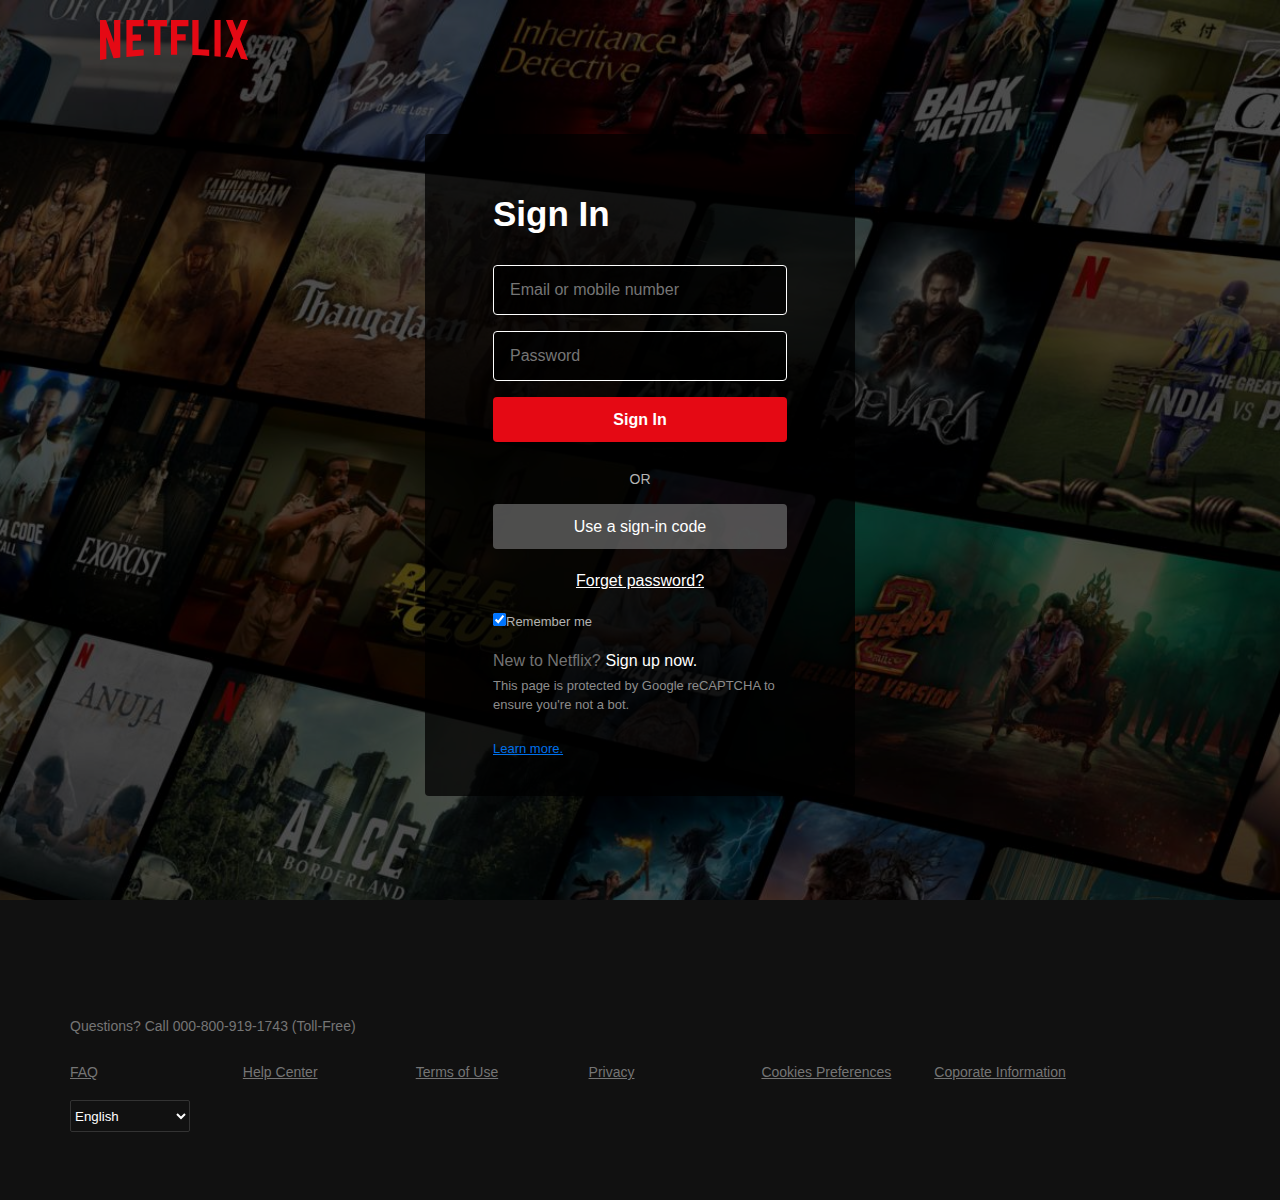
<file: index.html>
<!DOCTYPE html>
<html lang="en">

<head>
    <meta charset="UTF-8">
    <meta name="viewport" content="width=device-width, initial-scale=1.0">
    <title>Netflix</title>
    <link rel="stylesheet" href="style.css">
    <link rel="website icon" type="webp" href="netflix_logo_icon_170919.webp">
</head>

<body>
    <div class="blur">
        <header>
            <svg viewBox="0 0 111 30" version="1.1" xmlns="http://www.w3.org/2000/svg"
                xmlns:xlink="http://www.w3.org/1999/xlink" aria-hidden="true" role="img"
                class="default-ltr-cache-1d568uk ev1dnif2">
                <g>
                    <path
                        d="M105.06233,14.2806261 L110.999156,30 C109.249227,29.7497422 107.500234,29.4366857 105.718437,29.1554972 L102.374168,20.4686475 L98.9371075,28.4375293 C97.2499766,28.1563408 95.5928391,28.061674 93.9057081,27.8432843 L99.9372012,14.0931671 L94.4680851,-5.68434189e-14 L99.5313525,-5.68434189e-14 L102.593495,7.87421502 L105.874965,-5.68434189e-14 L110.999156,-5.68434189e-14 L105.06233,14.2806261 Z M90.4686475,-5.68434189e-14 L85.8749649,-5.68434189e-14 L85.8749649,27.2499766 C87.3746368,27.3437061 88.9371075,27.4055675 90.4686475,27.5930265 L90.4686475,-5.68434189e-14 Z M81.9055207,26.93692 C77.7186241,26.6557316 73.5307901,26.4064111 69.250164,26.3117443 L69.250164,-5.68434189e-14 L73.9366389,-5.68434189e-14 L73.9366389,21.8745899 C76.6248008,21.9373887 79.3120255,22.1557784 81.9055207,22.2804387 L81.9055207,26.93692 Z M64.2496954,10.6561065 L64.2496954,15.3435186 L57.8442216,15.3435186 L57.8442216,25.9996251 L53.2186709,25.9996251 L53.2186709,-5.68434189e-14 L66.3436123,-5.68434189e-14 L66.3436123,4.68741213 L57.8442216,4.68741213 L57.8442216,10.6561065 L64.2496954,10.6561065 Z M45.3435186,4.68741213 L45.3435186,26.2498828 C43.7810479,26.2498828 42.1876465,26.2498828 40.6561065,26.3117443 L40.6561065,4.68741213 L35.8121661,4.68741213 L35.8121661,-5.68434189e-14 L50.2183897,-5.68434189e-14 L50.2183897,4.68741213 L45.3435186,4.68741213 Z M30.749836,15.5928391 C28.687787,15.5928391 26.2498828,15.5928391 24.4999531,15.6875059 L24.4999531,22.6562939 C27.2499766,22.4678976 30,22.2495079 32.7809542,22.1557784 L32.7809542,26.6557316 L19.812541,27.6876933 L19.812541,-5.68434189e-14 L32.7809542,-5.68434189e-14 L32.7809542,4.68741213 L24.4999531,4.68741213 L24.4999531,10.9991564 C26.3126816,10.9991564 29.0936358,10.9054269 30.749836,10.9054269 L30.749836,15.5928391 Z M4.78114163,12.9684132 L4.78114163,29.3429562 C3.09401069,29.5313525 1.59340144,29.7497422 0,30 L0,-5.68434189e-14 L4.4690224,-5.68434189e-14 L10.562377,17.0315868 L10.562377,-5.68434189e-14 L15.2497891,-5.68434189e-14 L15.2497891,28.061674 C13.5935889,28.3437998 11.906458,28.4375293 10.1246602,28.6868498 L4.78114163,12.9684132 Z">
                    </path>
                </g>
            </svg>
        </header>
        <div class="box">
            <h1>Sign In</h1>
            <form action="main.html">
                <input required class="option" type="email tel" placeholder="Email or mobile number">
                <input required class="option pass" type="password" placeholder="Password" minlength="8">
                <p class="signin-code matter">Message and data rates may apply</p><br>
                <button type="submit" class="button">Sign In</button>
            </form>
            <div class="or">OR</div>
            <button class="signin">Use a sign-in code</button>
            <a href="forgetpassword.html" class="Forget">Forget password?</a>
            <div class="checkbox"> <input type="checkbox" checked>Remember me</div>
            <p><span class="span">New to Netflix?</span><a href="signup.html" class="signup">Sign up now.</a></p>
            <div class="info">
                <p class="info">This page is protected by Google reCAPTCHA to ensure you're not a bot.</p>
            </div>
            <a class="learnmore">Learn more.</a>
            <p id="learn" class="learn">The information collected by Google reCAPTCHA is subject to the Google Privacy
                Policy and Terms of Service, and is used for providing, maintaining, and improving the reCAPTCHA service
                and for general security purposes (it is not used for personalised advertising by Google)</p>
        </div>
    </div>
    <footer>
        <div class="para">
            Questions? Call <span>000-800-919-1743 (Toll-Free)</span>
        </div>
        <div class="list">
            <ul>
                <li>FAQ</li>
                <li>Help Center</li>
                <li>Terms of Use</li>
                <li>Privacy</li>
                <li>Cookies Preferences</li>
                <li>Coporate Information</li>
            </ul>
        </div>
        </div>
        <select>
            <option>English</option>
            <option>हिन्दी</option>
        </select>
    </footer>
    <script src="script.js"></script>
</body>

</html>
</file>
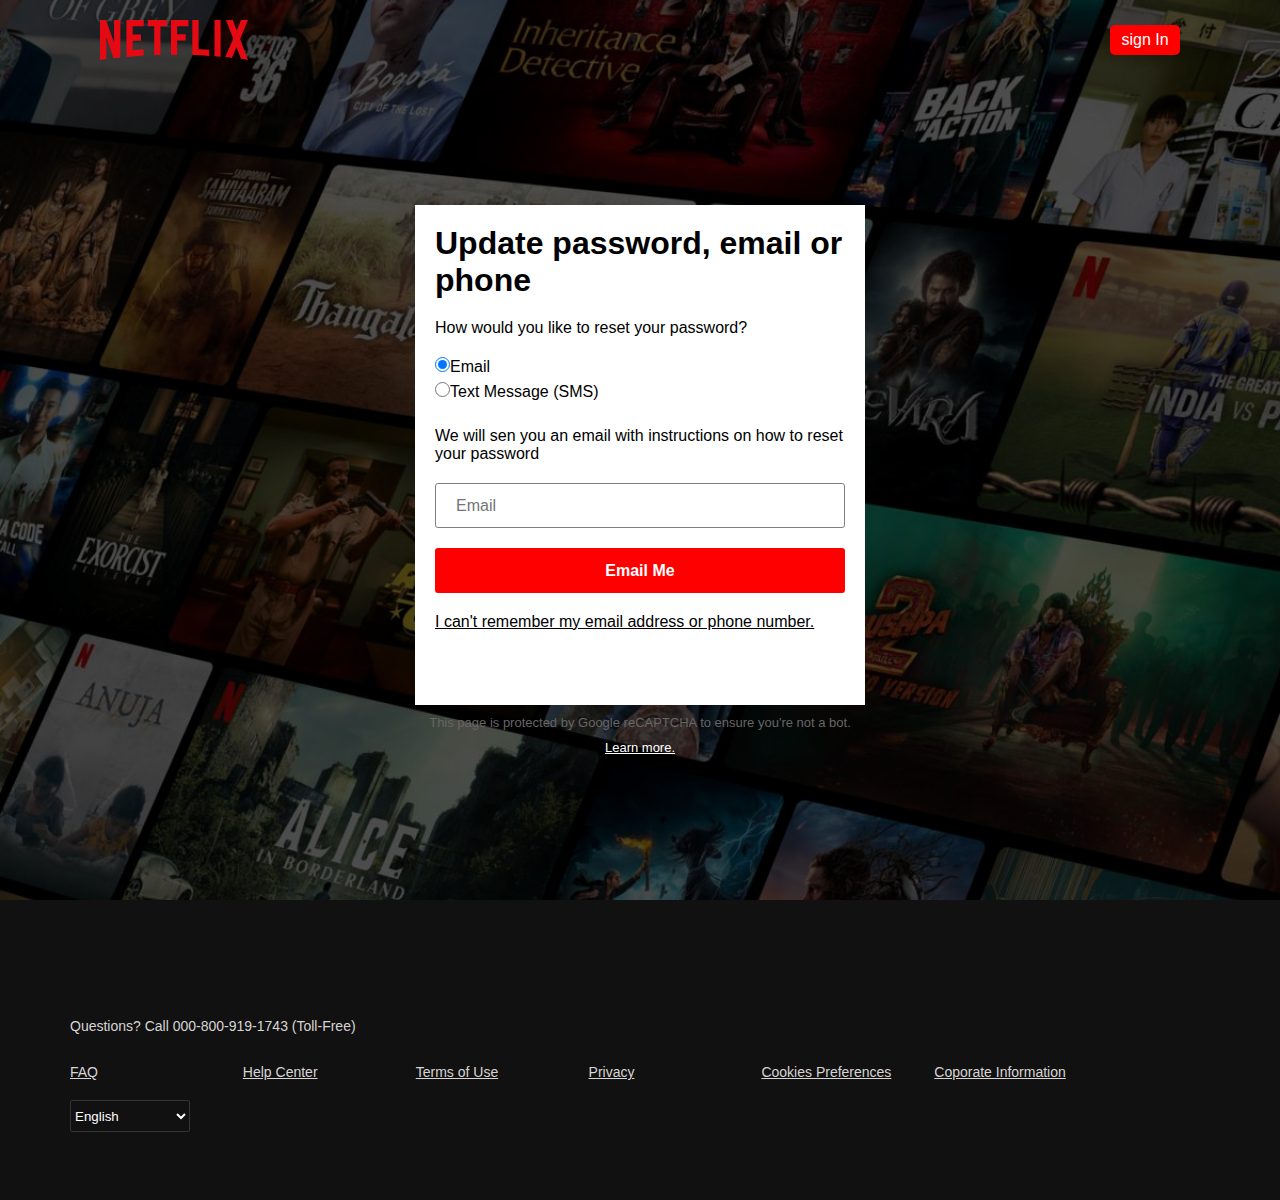
<file: forgetpassword.html>
<!DOCTYPE html>
<html lang="en">

<head>
    <meta charset="UTF-8">
    <meta name="viewport" content="width=device-width, initial-scale=1.0">
    <title>Netflix</title>
    <link rel="stylesheet" href="forgetstyle.css">
    <link rel="website icon" type="webp" href="netflix_logo_icon_170919.webp">
</head>

<body>
    <div class="blur">
        <header>
            <svg viewBox="0 0 111 30" version="1.1" xmlns="http://www.w3.org/2000/svg"
                xmlns:xlink="http://www.w3.org/1999/xlink" aria-hidden="true" role="img"
                class="default-ltr-cache-1d568uk ev1dnif2">
                <g>
                    <path
                        d="M105.06233,14.2806261 L110.999156,30 C109.249227,29.7497422 107.500234,29.4366857 105.718437,29.1554972 L102.374168,20.4686475 L98.9371075,28.4375293 C97.2499766,28.1563408 95.5928391,28.061674 93.9057081,27.8432843 L99.9372012,14.0931671 L94.4680851,-5.68434189e-14 L99.5313525,-5.68434189e-14 L102.593495,7.87421502 L105.874965,-5.68434189e-14 L110.999156,-5.68434189e-14 L105.06233,14.2806261 Z M90.4686475,-5.68434189e-14 L85.8749649,-5.68434189e-14 L85.8749649,27.2499766 C87.3746368,27.3437061 88.9371075,27.4055675 90.4686475,27.5930265 L90.4686475,-5.68434189e-14 Z M81.9055207,26.93692 C77.7186241,26.6557316 73.5307901,26.4064111 69.250164,26.3117443 L69.250164,-5.68434189e-14 L73.9366389,-5.68434189e-14 L73.9366389,21.8745899 C76.6248008,21.9373887 79.3120255,22.1557784 81.9055207,22.2804387 L81.9055207,26.93692 Z M64.2496954,10.6561065 L64.2496954,15.3435186 L57.8442216,15.3435186 L57.8442216,25.9996251 L53.2186709,25.9996251 L53.2186709,-5.68434189e-14 L66.3436123,-5.68434189e-14 L66.3436123,4.68741213 L57.8442216,4.68741213 L57.8442216,10.6561065 L64.2496954,10.6561065 Z M45.3435186,4.68741213 L45.3435186,26.2498828 C43.7810479,26.2498828 42.1876465,26.2498828 40.6561065,26.3117443 L40.6561065,4.68741213 L35.8121661,4.68741213 L35.8121661,-5.68434189e-14 L50.2183897,-5.68434189e-14 L50.2183897,4.68741213 L45.3435186,4.68741213 Z M30.749836,15.5928391 C28.687787,15.5928391 26.2498828,15.5928391 24.4999531,15.6875059 L24.4999531,22.6562939 C27.2499766,22.4678976 30,22.2495079 32.7809542,22.1557784 L32.7809542,26.6557316 L19.812541,27.6876933 L19.812541,-5.68434189e-14 L32.7809542,-5.68434189e-14 L32.7809542,4.68741213 L24.4999531,4.68741213 L24.4999531,10.9991564 C26.3126816,10.9991564 29.0936358,10.9054269 30.749836,10.9054269 L30.749836,15.5928391 Z M4.78114163,12.9684132 L4.78114163,29.3429562 C3.09401069,29.5313525 1.59340144,29.7497422 0,30 L0,-5.68434189e-14 L4.4690224,-5.68434189e-14 L10.562377,17.0315868 L10.562377,-5.68434189e-14 L15.2497891,-5.68434189e-14 L15.2497891,28.061674 C13.5935889,28.3437998 11.906458,28.4375293 10.1246602,28.6868498 L4.78114163,12.9684132 Z">
                    </path>
                </g>
            </svg>
            <button class="signinbtn"><a href="index.html">sign In</a></button>
        </header>
        <div class="container">
            <h2 class="update">Update password, email or phone</h2>
            <p class="text">How would you like to reset your password?</p>
            <form class="radio">
                <p><input type="radio" name="radio" checked>Email</p>
                <p><input type="radio" name="radio">Text Message (SMS)</p>
            </form>
            <p class="para">We will sen you an email with instructions on how to reset your password</p>
            <input class="email first" type="email" placeholder="Email">
            <input type="text" placeholder="First name on account" class="email first-name">
            <input type="text" placeholder="Last name on account" class="email last-name">
            <input type="text" placeholder="Credit or debit card number on file" class="email card-number">
            <button class="mail">Email Me</button>
            <p class="design">
                <button class="find-acc">Find Account</button>
                <button class="cancel-design">Cancel</button>
            </p>
            <p class="para-text">I can't remember my email address or phone number.</p>
        </div>
        <p id="para">This page is protected by Google reCAPTCHA to ensure you're not a bot.</p>
        <a class="learnmore">Learn more.</a>
        <p id="learn" class="learn">The information collected by Google reCAPTCHA is subject to the Google Privacy
            Policy and Terms of Service, and is used for providing, maintaining, and improving the reCAPTCHA service and
            for general security purposes (it is not used for personalised advertising by Google)</p>
    </div>
    <footer>
        <div class="para">
            Questions? Call <span>000-800-919-1743 (Toll-Free)</span>
        </div>
        <div class="list">
            <ul>
                <li>FAQ</li>
                <li>Help Center</li>
                <li>Terms of Use</li>
                <li>Privacy</li>
                <li>Cookies Preferences</li>
                <li>Coporate Information</li>
            </ul>
        </div>
        </div>
        <select>
            <option>English</option>
            <option>हिन्दी</option>
        </select>
    </footer>
    <script src="script.js" defer></script>
    <script src="forget.js" defer></script>
</body>

</html>
</file>
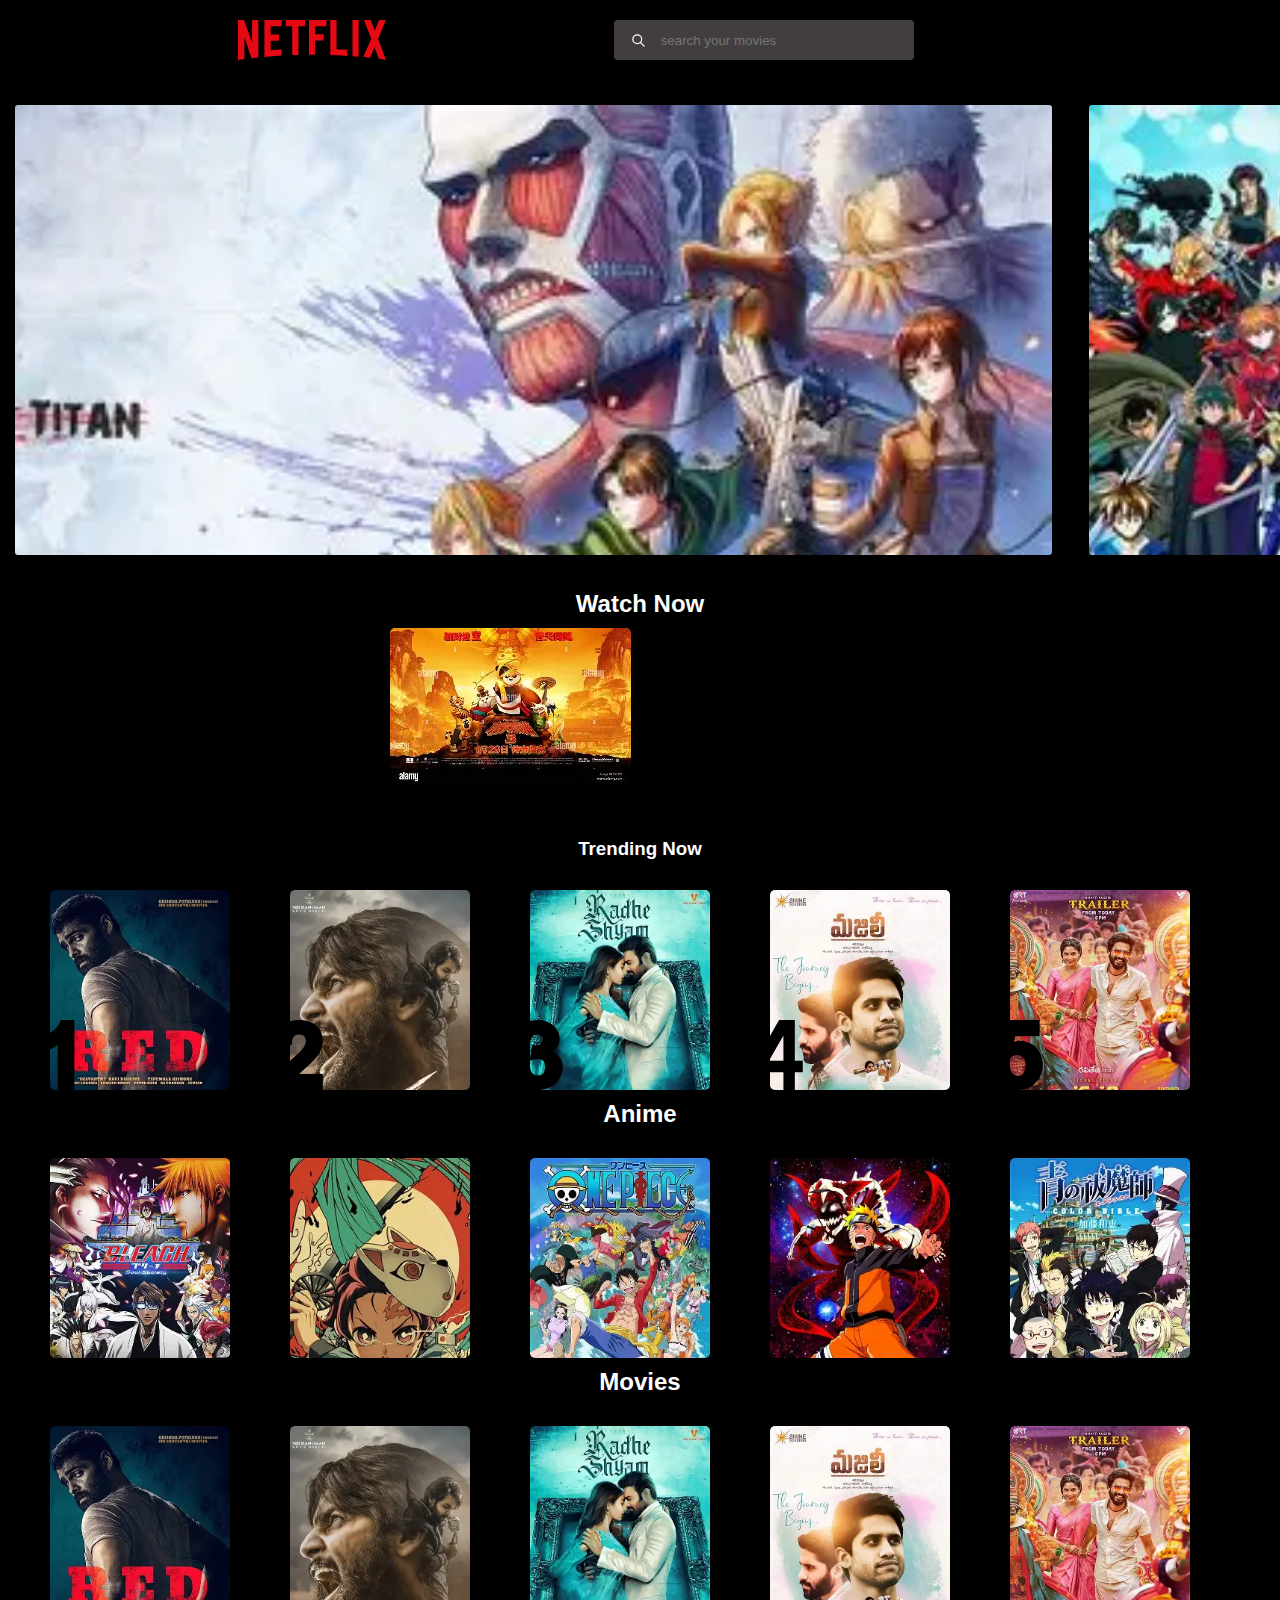
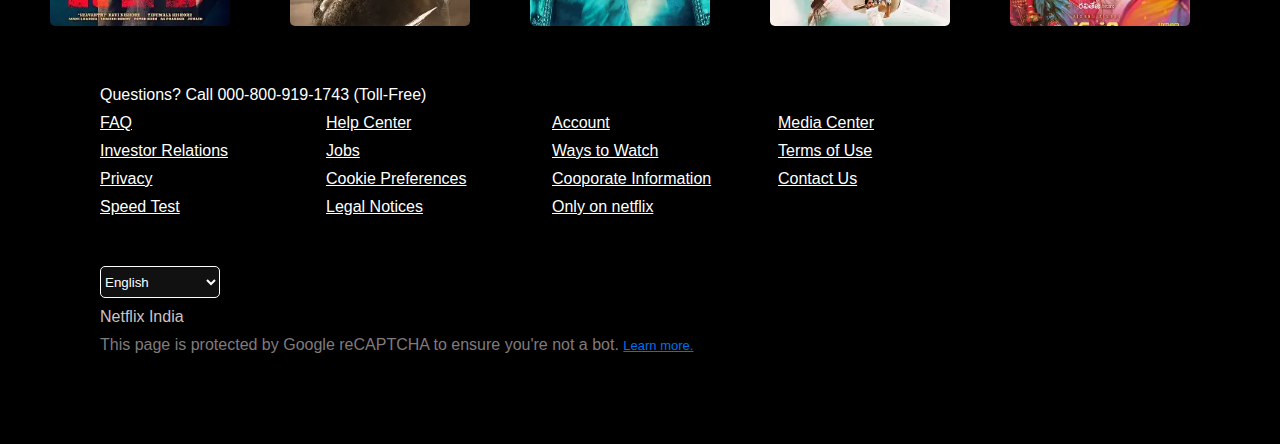
<file: main.html>
<!DOCTYPE html>
<html lang="en">

<head>
    <meta charset="UTF-8">
    <meta name="viewport" content="width=device-width, initial-scale=1.0">
    <title>Netflix</title>
    <link rel="stylesheet" href="main.css">
    <link rel="website icon" type="webp" href="netflix_logo_icon_170919.webp">
</head>

<body>
    <header>
        <svg viewBox="0 0 111 30" version="1.1" xmlns="http://www.w3.org/2000/svg"
            xmlns:xlink="http://www.w3.org/1999/xlink" aria-hidden="true" role="img"
            class="default-ltr-cache-1d568uk ev1dnif2">
            <g>
                <path
                    d="M105.06233,14.2806261 L110.999156,30 C109.249227,29.7497422 107.500234,29.4366857 105.718437,29.1554972 L102.374168,20.4686475 L98.9371075,28.4375293 C97.2499766,28.1563408 95.5928391,28.061674 93.9057081,27.8432843 L99.9372012,14.0931671 L94.4680851,-5.68434189e-14 L99.5313525,-5.68434189e-14 L102.593495,7.87421502 L105.874965,-5.68434189e-14 L110.999156,-5.68434189e-14 L105.06233,14.2806261 Z M90.4686475,-5.68434189e-14 L85.8749649,-5.68434189e-14 L85.8749649,27.2499766 C87.3746368,27.3437061 88.9371075,27.4055675 90.4686475,27.5930265 L90.4686475,-5.68434189e-14 Z M81.9055207,26.93692 C77.7186241,26.6557316 73.5307901,26.4064111 69.250164,26.3117443 L69.250164,-5.68434189e-14 L73.9366389,-5.68434189e-14 L73.9366389,21.8745899 C76.6248008,21.9373887 79.3120255,22.1557784 81.9055207,22.2804387 L81.9055207,26.93692 Z M64.2496954,10.6561065 L64.2496954,15.3435186 L57.8442216,15.3435186 L57.8442216,25.9996251 L53.2186709,25.9996251 L53.2186709,-5.68434189e-14 L66.3436123,-5.68434189e-14 L66.3436123,4.68741213 L57.8442216,4.68741213 L57.8442216,10.6561065 L64.2496954,10.6561065 Z M45.3435186,4.68741213 L45.3435186,26.2498828 C43.7810479,26.2498828 42.1876465,26.2498828 40.6561065,26.3117443 L40.6561065,4.68741213 L35.8121661,4.68741213 L35.8121661,-5.68434189e-14 L50.2183897,-5.68434189e-14 L50.2183897,4.68741213 L45.3435186,4.68741213 Z M30.749836,15.5928391 C28.687787,15.5928391 26.2498828,15.5928391 24.4999531,15.6875059 L24.4999531,22.6562939 C27.2499766,22.4678976 30,22.2495079 32.7809542,22.1557784 L32.7809542,26.6557316 L19.812541,27.6876933 L19.812541,-5.68434189e-14 L32.7809542,-5.68434189e-14 L32.7809542,4.68741213 L24.4999531,4.68741213 L24.4999531,10.9991564 C26.3126816,10.9991564 29.0936358,10.9054269 30.749836,10.9054269 L30.749836,15.5928391 Z M4.78114163,12.9684132 L4.78114163,29.3429562 C3.09401069,29.5313525 1.59340144,29.7497422 0,30 L0,-5.68434189e-14 L4.4690224,-5.68434189e-14 L10.562377,17.0315868 L10.562377,-5.68434189e-14 L15.2497891,-5.68434189e-14 L15.2497891,28.061674 C13.5935889,28.3437998 11.906458,28.4375293 10.1246602,28.6868498 L4.78114163,12.9684132 Z">
                </path>
            </g>
        </svg>
        <form class="form">
            <label for="search">
                <input required="" autocomplete="off" placeholder="search your movies" id="search" type="text">
                <div class="icon">
                    <svg stroke-width="2" stroke="currentColor" viewBox="0 0 24 24" fill="none"
                        xmlns="http://www.w3.org/2000/svg" class="swap-on">
                        <path d="M21 21l-6-6m2-5a7 7 0 11-14 0 7 7 0 0114 0z" stroke-linejoin="round"
                            stroke-linecap="round"></path>
                    </svg>
                    <svg stroke-width="2" stroke="currentColor" viewBox="0 0 24 24" fill="none"
                        xmlns="http://www.w3.org/2000/svg" class="swap-off">
                        <path d="M10 19l-7-7m0 0l7-7m-7 7h18" stroke-linejoin="round" stroke-linecap="round"></path>
                    </svg>
                </div>
                <button type="reset" class="close-btn">
                    <svg viewBox="0 0 20 20" class="h-5 w-5" xmlns="http://www.w3.org/2000/svg">
                        <path clip-rule="evenodd"
                            d="M4.293 4.293a1 1 0 011.414 0L10 8.586l4.293-4.293a1 1 0 111.414 1.414L11.414 10l4.293 4.293a1 1 0 01-1.414 1.414L10 11.414l-4.293 4.293a1 1 0 01-1.414-1.414L8.586 10 4.293 5.707a1 1 0 010-1.414z"
                            fill-rule="evenodd"></path>
                    </svg>
                </button>
            </label>
        </form>
    </header>
    <div class="hero">
      <div class="hero-ann">
          <div class="hero-movie1"> </div>
        <div class="hero-movie2"></div>
        <div class="hero-movie3"></div>
      </div>
    </div>
   <div class="container">
    <h2>Watch Now</h2>
    <div class="demon">
        <a href="video.html"><img src="kunfu.webp"></a>
    </div>
     <h3 class="treanding">Trending Now</h3>
     <div class="gallery">
            <div class="movie1 movie">
                <img src="icon1.png">
            </div>
            <div class="movie2 movie">
                <img src="icon2.png">
            </div>
            <div class="movie3 movie">
                <img src="icon3.png">
            </div>
            <div class="movie4 movie">
                <img src="icon4.png">
            </div>
            <div class="movie5 movie">
                <img src="icon5.png">
            </div>
            <div class="movie6 movie">
                <img src="icon6.png">
            </div>
            <div class="movie7 movie">
                <img src="icon7.png">
            </div>
            <div class="movie8 movie">
                <img src="icon8.png">
            </div>
            <div class="movie9 movie">
                <img src="icon9.png">
            </div>
            <div class="movie10 movie">
                <img src="icon10.png">
            </div>
        </div>
         <h2>Anime</h2>
        <div class="gallery2">
            <div class="movie10 movie">
            </div>
            <div class="movie9 movie">
            </div>
            <div class="movie8 movie">
            </div>
            <div class="movie7 movie">
            </div>
            <div class="anime1 movie">
            </div>
            <div class="anime2 movie">
            </div>
            <div class="anime3 movie">
            </div>
        </div>
        <h2>Movies</h2>
         <div class="gallery3">
            <div class="movie1 movie">
            </div>
            <div class="movie2 movie">
            </div>
            <div class="movie3 movie">
            </div>
            <div class="movie4 movie">
            </div>
            <div class="movie5 movie">
            </div>
            <div class="movie6 movie">
            </div>
   </div>
    <footer>
            <div class="para">
                Questions? Call <span>000-800-919-1743 (Toll-Free)</span>
            </div>
            <ul>
                <li>FAQ</li>
                <li>Help Center</li>
                <li>Account</li>
                <li>Media Center</li>
                <li>Investor Relations</li>
                <li>Jobs</li>
                <li>Ways to Watch</li>
                <li>Terms of Use</li>
                <li>Privacy</li>
                <li>Cookie Preferences</li>
                <li>Cooporate Information</li>
                <li>Contact Us</li>
                <li>Speed Test</li>
                <li>Legal Notices</li>
                <li>Only on netflix</li>
            </ul>
            <div class="two">
                <select>
                    <option>English</option>
                    <option>हिन्दी</option>
                </select>
            </div>
            <p>Netflix India</p>
            <p class="last-para">This page is protected by Google reCAPTCHA to ensure you're not a bot.<span> <a
                        class="learnmore">Learn more.</a>
                    <p id="learn" class="learn">The information collected by Google reCAPTCHA is subject to the Google
                        Privacy
                        Policy and Terms of Service, and is used for providing, maintaining, and improving the reCAPTCHA
                        service
                        and for general security purposes (it is not used for personalised advertising by Google)</p>
                </span></p>
        </footer>
        <script src="script.js"></script>
</body>

</html>
</file>
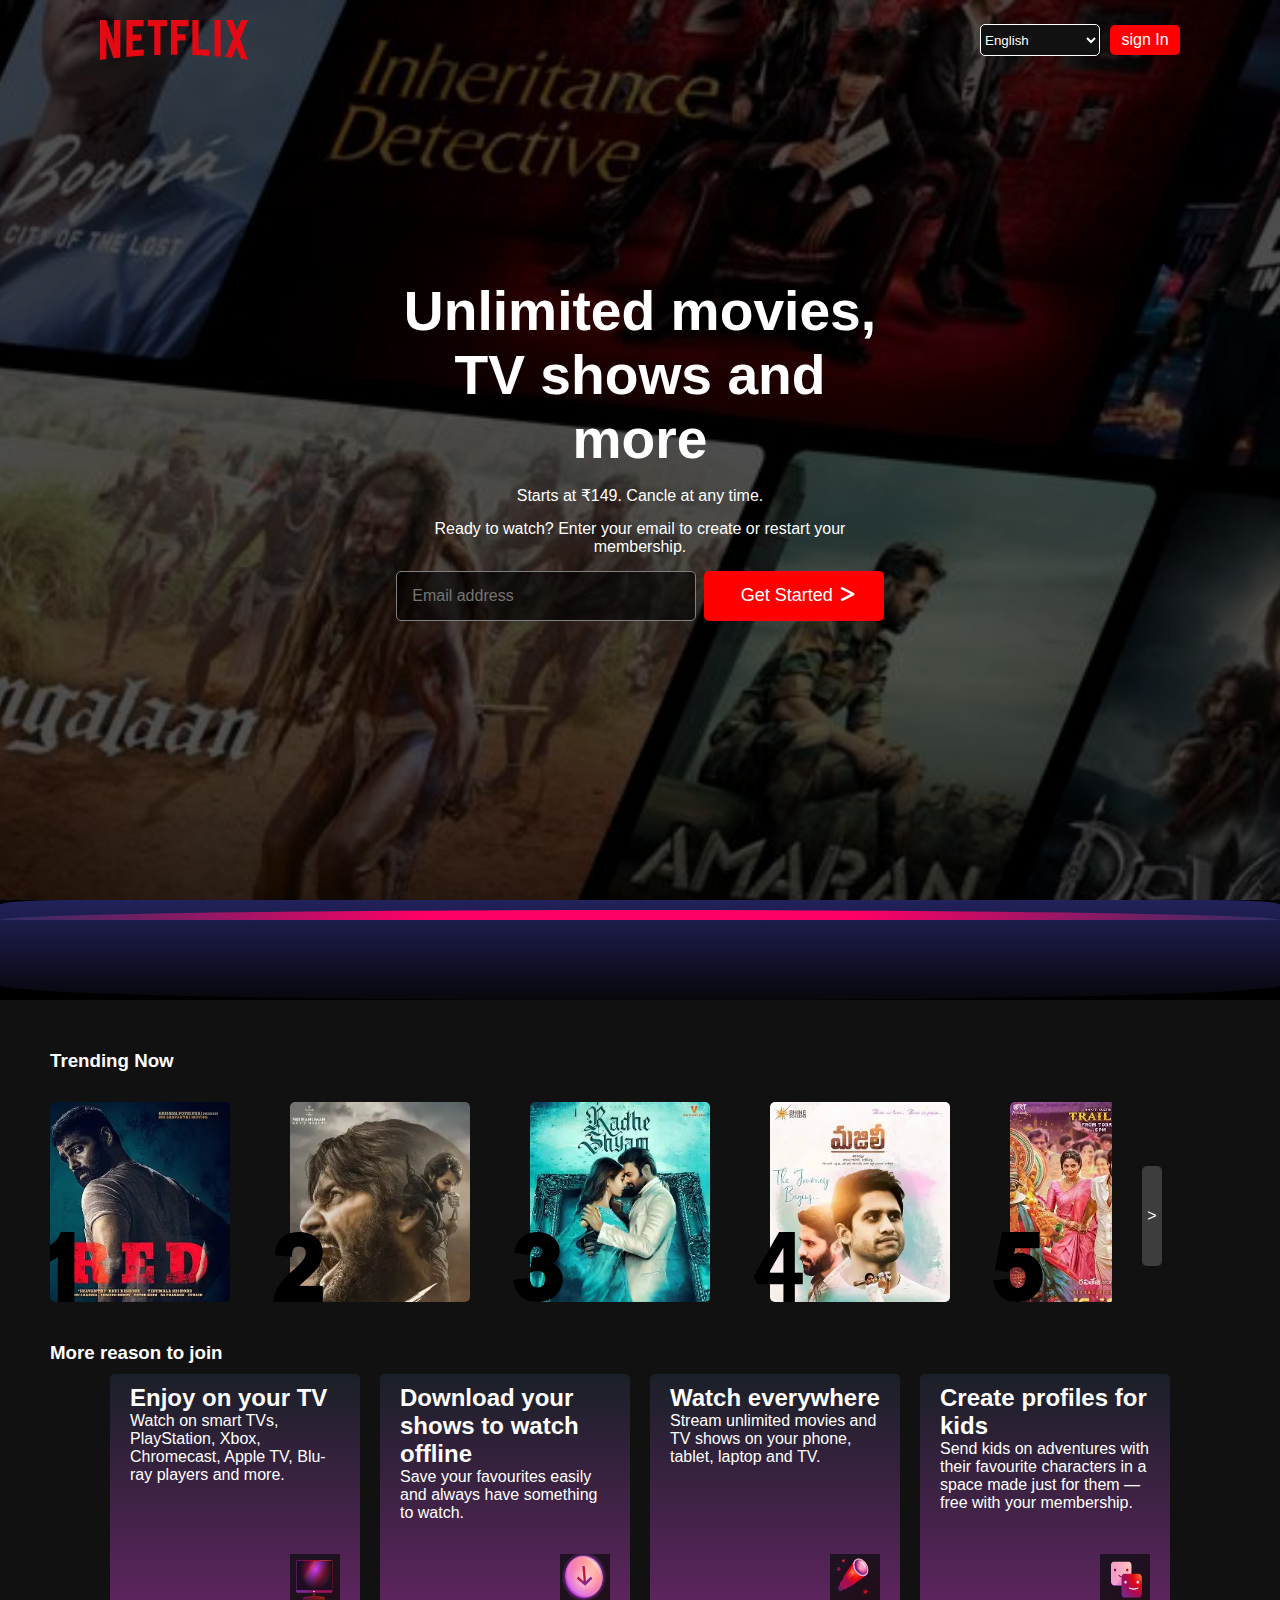
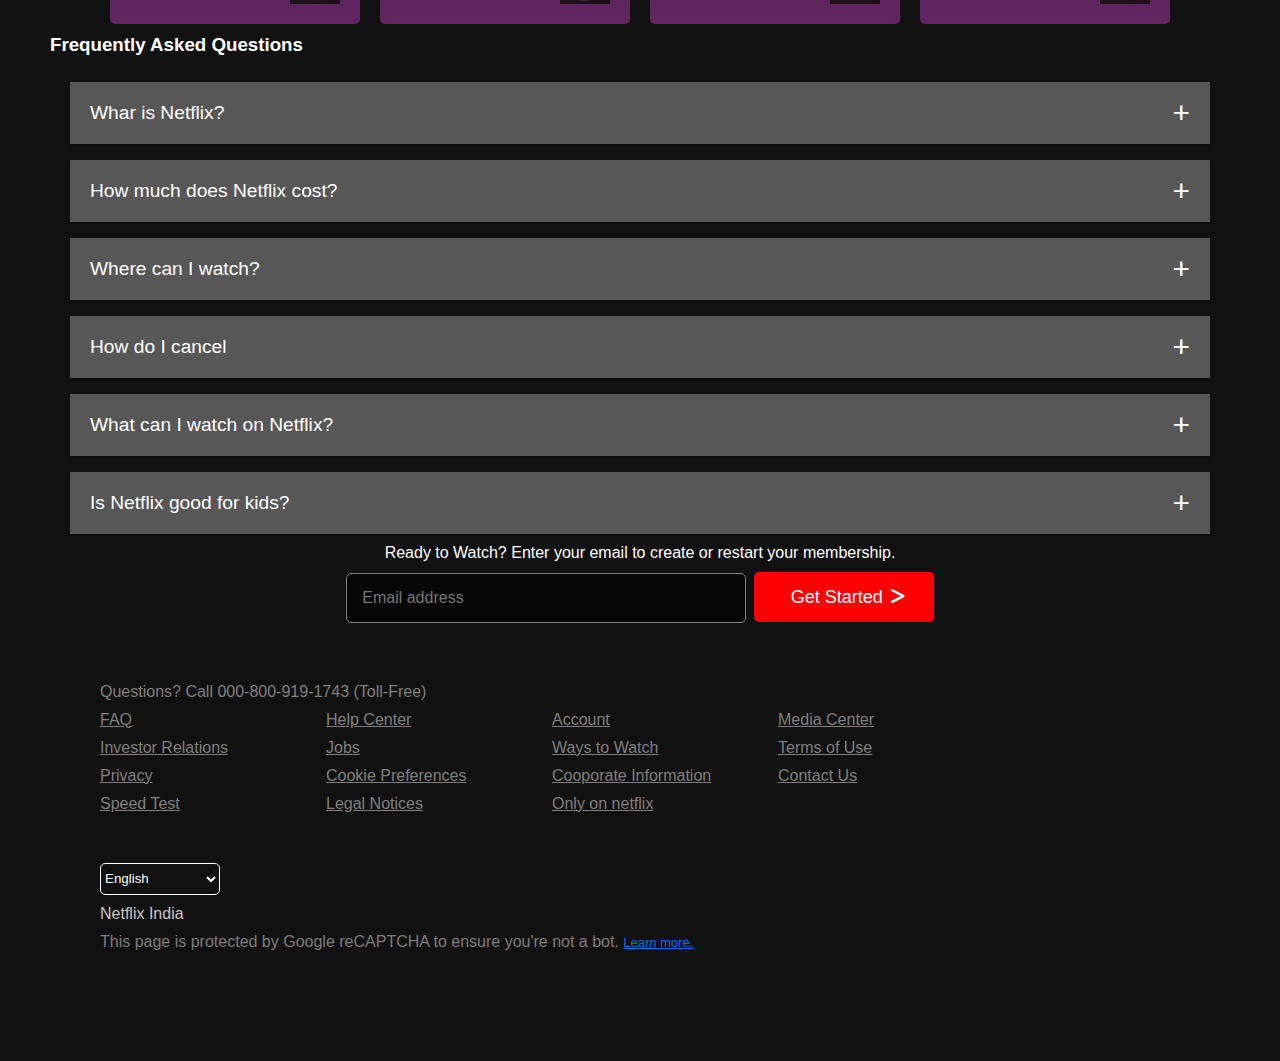
<file: signup.html>
<!DOCTYPE html>
<html lang="en">

<head>
    <meta charset="UTF-8">
    <meta name="viewport" content="width=device-width, initial-scale=1.0">
    <title>Netflix India - Watch TV Shows Online, Watch Movies Online</title>
    <link rel="website icon" type="webp" href="netflix_logo_icon_170919.webp">
    <link rel="stylesheet" href="signup.css">
    <link rel="stylesheet" href="https://cdnjs.cloudflare.com/ajax/libs/font-awesome/6.7.2/css/all.min.css"
        integrity="sha512-Evv84Mr4kqVGRNSgIGL/F/aIDqQb7xQ2vcrdIwxfjThSH8CSR7PBEakCr51Ck+w+/U6swU2Im1vVX0SVk9ABhg=="
        crossorigin="anonymous" referrerpolicy="no-referrer" />
</head>

<body>
    <div class="blur">
        <header>
            <svg viewBox="0 0 111 30" version="1.1" xmlns="http://www.w3.org/2000/svg"
                xmlns:xlink="http://www.w3.org/1999/xlink" aria-hidden="true" role="img"
                class="default-ltr-cache-1d568uk ev1dnif2">
                <g>
                    <path
                        d="M105.06233,14.2806261 L110.999156,30 C109.249227,29.7497422 107.500234,29.4366857 105.718437,29.1554972 L102.374168,20.4686475 L98.9371075,28.4375293 C97.2499766,28.1563408 95.5928391,28.061674 93.9057081,27.8432843 L99.9372012,14.0931671 L94.4680851,-5.68434189e-14 L99.5313525,-5.68434189e-14 L102.593495,7.87421502 L105.874965,-5.68434189e-14 L110.999156,-5.68434189e-14 L105.06233,14.2806261 Z M90.4686475,-5.68434189e-14 L85.8749649,-5.68434189e-14 L85.8749649,27.2499766 C87.3746368,27.3437061 88.9371075,27.4055675 90.4686475,27.5930265 L90.4686475,-5.68434189e-14 Z M81.9055207,26.93692 C77.7186241,26.6557316 73.5307901,26.4064111 69.250164,26.3117443 L69.250164,-5.68434189e-14 L73.9366389,-5.68434189e-14 L73.9366389,21.8745899 C76.6248008,21.9373887 79.3120255,22.1557784 81.9055207,22.2804387 L81.9055207,26.93692 Z M64.2496954,10.6561065 L64.2496954,15.3435186 L57.8442216,15.3435186 L57.8442216,25.9996251 L53.2186709,25.9996251 L53.2186709,-5.68434189e-14 L66.3436123,-5.68434189e-14 L66.3436123,4.68741213 L57.8442216,4.68741213 L57.8442216,10.6561065 L64.2496954,10.6561065 Z M45.3435186,4.68741213 L45.3435186,26.2498828 C43.7810479,26.2498828 42.1876465,26.2498828 40.6561065,26.3117443 L40.6561065,4.68741213 L35.8121661,4.68741213 L35.8121661,-5.68434189e-14 L50.2183897,-5.68434189e-14 L50.2183897,4.68741213 L45.3435186,4.68741213 Z M30.749836,15.5928391 C28.687787,15.5928391 26.2498828,15.5928391 24.4999531,15.6875059 L24.4999531,22.6562939 C27.2499766,22.4678976 30,22.2495079 32.7809542,22.1557784 L32.7809542,26.6557316 L19.812541,27.6876933 L19.812541,-5.68434189e-14 L32.7809542,-5.68434189e-14 L32.7809542,4.68741213 L24.4999531,4.68741213 L24.4999531,10.9991564 C26.3126816,10.9991564 29.0936358,10.9054269 30.749836,10.9054269 L30.749836,15.5928391 Z M4.78114163,12.9684132 L4.78114163,29.3429562 C3.09401069,29.5313525 1.59340144,29.7497422 0,30 L0,-5.68434189e-14 L4.4690224,-5.68434189e-14 L10.562377,17.0315868 L10.562377,-5.68434189e-14 L15.2497891,-5.68434189e-14 L15.2497891,28.061674 C13.5935889,28.3437998 11.906458,28.4375293 10.1246602,28.6868498 L4.78114163,12.9684132 Z">
                    </path>
                </g>
            </svg>
            <div class="two">
                <select>
                    <option>English</option>
                    <option>हिन्दी</option>
                </select>
                <button class="signinbtn"><a href="index.html">sign In</a></button>
            </div>
        </header>
        <div class="container">
            <h2>Unlimited movies, TV shows and more</h2>
            <p>Starts at ₹149. Cancle at any time.</p>
            <p>Ready to watch? Enter your email to create or
                restart your membership.
            </p>
            <form action="index.html">
                <div class="option">
                    <form >
                        <input required class="email" type="email" placeholder="Email address">
                    <button type="submit" class="start">Get Started<i class="fa-solid fa-greater-than"></i> </button>
                    </form>
                </div>
            </form>
        </div>
    </div>
    <section class="trending-section">
        <div class="cover"></div>
        <div class="curve"></div>
    </section>
    <div class="container-2">
        <h3 class="treanding">Trending Now</h3>
        <div class="gallery">
            <div class="movie1 movie">
                <img src="icon1.png">
            </div>
            <div class="movie2 movie">
                <img src="icon2.png">
            </div>
            <div class="movie3 movie">
                <img src="icon3.png">
            </div>
            <div class="movie4 movie">
                <img src="icon4.png">
            </div>
            <div class="movie5 movie">
                <img src="icon5.png">
            </div>
            <div class="movie6 movie">
                <img src="icon6.png">
            </div>
            <div class="movie7 movie">
                <img src="icon7.png">
            </div>
            <div class="movie8 movie">
                <img src="icon8.png">
            </div>
            <div class="movie9 movie">
                <img src="icon9.png">
            </div>
            <div class="movie10 movie">
                <img src="icon10.png">
            </div>
        </div>
        <div class="next">></div>
        <h3 class="more">More reason to join</h3>
        <div class="reasons">
            <div class="reason1 content">
                <h2>Enjoy on your TV</h2>
                <p>Watch on smart TVs, PlayStation, Xbox, Chromecast, Apple TV, Blu-ray players and more.</p>
                <img src="reason1.png">
            </div>
            <div class="reason2 content">
                <h2>Download your shows to watch offline</h2>
                <p>Save your favourites easily and always have something to watch.</p>
                <img src="reason2.png">
            </div>
            <div class="reason3 content">
                <h2>Watch everywhere</h2>
                <p>Stream unlimited movies and TV shows on your phone, tablet, laptop and TV.</p>
                <img src="reason3.png">
            </div>
            <div class="reason4 content">
                <h2>Create profiles for kids</h2>
                <p>Send kids on adventures with their favourite characters in a space made just for them — free with
                    your membership.</p>
                <img src="reason4.png">
            </div>
        </div>
        <h3>Frequently Asked Questions</h3>
        <div class="faq-container">
            <div class="faq-item">
                <input type="checkbox" class="toggle" id="faq1">
                <label for="faq1" class="faq-header">
                    <span>Whar is Netflix?</span>
                    <span class="icon"></span>
                </label>
                <div class="faq-content">
                    Netflix is a streaming service that offers a wide variety of award-winning TV shows, movies, anime,
                    documentaries and more – on thousands of internet-connected devices.

                    You can watch as much as you want, whenever you want, without a single ad – all for one low monthly
                    price. There's always something new to discover, and new TV shows and movies are added every week!
                </div>
            </div>


            <div class="faq-item">
                <input type="checkbox" class="toggle" id="faq2">
                <label for="faq2" class="faq-header">
                    <span>How much does Netflix cost?</span>
                    <span class="icon"></span>
                </label>
                <div class="faq-content">
                    Watch Netflix on your smartphone, tablet, Smart TV, laptop, or streaming device, all for one fixed
                    monthly fee. Plans range from ₹149 to ₹649 a month. No extra costs, no contracts.
                </div>
            </div>


            <div class="faq-item">
                <input type="checkbox" class="toggle" id="faq3">
                <label for="faq3" class="faq-header">
                    <span>Where can I watch?</span>
                    <span class="icon"></span>
                </label>
                <div class="faq-content">
                    Watch anywhere, anytime. Sign in with your Netflix account to watch instantly on the web at
                    netflix.com from your personal computer or on any internet-connected device that offers the Netflix
                    app, including smart TVs, smartphones, tablets, streaming media players and game consoles.

                    You can also download your favourite shows with the iOS or Android app. Use downloads to watch while
                    you're on the go and without an internet connection. Take Netflix with you anywhere.
                </div>
            </div>


            <div class="faq-item">
                <input type="checkbox" class="toggle" id="faq4">
                <label for="faq4" class="faq-header">
                    <span>How do I cancel</span>
                    <span class="icon"></span>
                </label>
                <div class="faq-content">
                    Netflix is flexible. There are no annoying contracts and no commitments. You can easily cancel your
                    account online in two clicks. There are no cancellation fees – start or stop your account anytime.
                </div>
            </div>
            <div class="faq-item">
                <input type="checkbox" class="toggle" id="faq5">
                <label for="faq5" class="faq-header">
                    <span>What can I watch on Netflix?</span>
                    <span class="icon"></span>
                </label>
                <div class="faq-content">
                    Netflix has an extensive library of feature films, documentaries, TV shows, anime, award-winning
                    Netflix originals, and more. Watch as much as you want, anytime you want.
                </div>
            </div>
            <div class="faq-item">
                <input type="checkbox" class="toggle" id="faq6">
                <label for="faq6" class="faq-header">
                    <span>Is Netflix good for kids?</span>
                    <span class="icon"></span>
                </label>
                <div class="faq-content">
                    The Netflix Kids experience is included in your membership to give parents control while kids enjoy
                    family-friendly TV shows and films in their own space.

                    Kids profiles come with PIN-protected parental controls that let you restrict the maturity rating of
                    content kids can watch and block specific titles you don’t want kids to see
                </div>
            </div>
        </div>
        <h3 class="ready">Ready to Watch? Enter your email to create or restart your membership.</h3>
        <form>
            <div class=" option last">
                <input class="email" type="email" placeholder="Email address">
                <button class="start">Get Started<i class="fa-solid fa-greater-than"></i> </button>
            </div>
        </form>
        <footer>
            <div class="para">
                Questions? Call <span>000-800-919-1743 (Toll-Free)</span>
            </div>
            <ul>
                <li>FAQ</li>
                <li>Help Center</li>
                <li>Account</li>
                <li>Media Center</li>
                <li>Investor Relations</li>
                <li>Jobs</li>
                <li>Ways to Watch</li>
                <li>Terms of Use</li>
                <li>Privacy</li>
                <li>Cookie Preferences</li>
                <li>Cooporate Information</li>
                <li>Contact Us</li>
                <li>Speed Test</li>
                <li>Legal Notices</li>
                <li>Only on netflix</li>
            </ul>
            <div class="two">
                <select>
                    <option>English</option>
                    <option>हिन्दी</option>
                </select>
            </div>
            <p>Netflix India</p>
            <p class="last-para">This page is protected by Google reCAPTCHA to ensure you're not a bot.<span> <a
                        class="learnmore">Learn more.</a>
                    <p id="learn" class="learn">The information collected by Google reCAPTCHA is subject to the Google
                        Privacy
                        Policy and Terms of Service, and is used for providing, maintaining, and improving the reCAPTCHA
                        service
                        and for general security purposes (it is not used for personalised advertising by Google)</p>
                </span></p>
        </footer>
    </div>
    <script src="script.js"></script>
</body>
</file>
<file: style.css>
* {
    margin: 0;
    padding: 0;
    box-sizing: border-box;
    font-family: Netflix Sans, Helvetica Neue, Segoe UI, Roboto, Ubuntu, sans-serif;
}

body {
    background-image: url('netflixbg.jpeg');
    background-size: cover;
    background-position: center;
    background-repeat: no-repeat;
}

.blur {
    min-height: 100vh;
    background-color: rgba(0, 0, 0, 0.6);
    display: flex;
    justify-content: center;
    align-items: center;
    padding: 40px 20px;
}

.default-ltr-cache-1d568uk {
    width: 9.25rem;
    height: 2.5rem;
    fill: rgb(229, 9, 20);
    position: absolute;
    top: 20px;
    left: 100px;
    cursor: pointer;
}

.box {
    width: 100%;
    max-width: 430px;
    background-color: rgba(0, 0, 0, 0.75);
    color: white;
    padding: 60px 68px 40px;
    border-radius: 4px;
    display: flex;
    flex-direction: column;
    gap: 7px;
    margin-top: 30px;
}

.box h1 {
    font-size: 35px;
    font-weight: bolder;
    margin-bottom: 24px;
}

.option {
    width: 100%;
    height: 50px;
    padding: 16px;
    background-color: rgba(0, 0, 0, 0.7);
    color: white;
    border: 1px solid white;
    margin-bottom: 16px;
    border-radius: 4px;
    font-size: 16px;
}

.option:focus::placeholder {
    transform: translateY(-40%) translateX(-9%) scale(.8);
    color: rgb(187, 181, 181);
    padding: 0;
}

.option:focus {
    border: 2px solid white;
}

.button {
    width: 100%;
    height: 45px;
    background-color: #e50914;
    font-size: 16px;
    font-weight: bold;
    border: none;
    cursor: pointer;
    border-radius: 4px;
    margin-bottom: 12px;
    color: white;
}

.button a {
    color: white;
    text-decoration: none;
}

.button:hover {
    background-color: #f6121d;
}

.or {
    text-align: center;
    color: #b3b3b3;
    font-size: 14px;
    margin: 10px 0;
}

.signin {
    width: 100%;
    height: 45px;
    background-color: rgba(109, 109, 110, 0.7);
    color: white;
    font-size: 16px;
    border: none;
    cursor: pointer;
    border-radius: 4px;
    margin-bottom: 16px;
}

.signin:hover {
    background-color: rgba(109, 109, 110, 0.9);
}

.Forget {
    color: white;
    font-size: medium;
    margin-bottom: 16px;
    text-align: center;
}

.checkbox {
    font-size: 13px;
    color: #b3b3b3;
    margin-bottom: 16px;
}

.signup {
    color: white;
    text-decoration: none;
    margin-left: 5px;
}

.signup:hover,
.Forget:hover,
.learnmore:hover {
    text-decoration: underline;
}

.box .span {
    color: #737373;
    font-size: 16px;
}

.info {
    color: #8c8c8c;
    font-size: 13px;
    margin-bottom: 10px;
    line-height: 1.4;
}

.learnmore {
    font-size: 13px;
    color: #0071eb;
    text-decoration: underline;
    cursor: pointer;
}

.learnmorestyle {
    color: grey;
    text-decoration: none;
}

.learn {
    display: none;
}

#learn {
    font-size: small;
}

.signin-code {
    display: none;
}

.matter {
    text-align: center;
    color: #737373;
}

/* Footer */
footer {
    height: 300px;
    background-color: #111;
    color: #757575;
    padding: 50px 20px 0px 70px;
    font-size: 14px;
    text-align: left;
    display: flex;
    justify-content: center;
    flex-direction: column;
    gap: 20px;
}

footer .para {
    margin-bottom: 10px;
}

footer span {
    cursor: pointer;
}

footer .list ul {
    list-style: none;
    padding: 0;
    display: grid;
    grid-template-columns: repeat(auto-fill, minmax(150px, 1fr));
    gap: 10px 20px;
}

footer .list li {
    cursor: pointer;
    text-decoration: underline;
}

footer select {
    width: 120px;
    height: 32px;
    background-color: #111;
    color: white;
    border: 1px solid #333;
    border-radius: 2px;
}

@media screen and (max-width: 600px) {
    .default-ltr-cache-1d568uk {
        left: 20px;
        top: 15px;
        width: 120px;
    }

    .box {
        padding: 40px 30px;
        max-width: 90%;
    }

    footer .list ul {
        grid-template-columns: repeat(auto-fill, minmax(120px, 1fr));
    }

    footer {
        font-size: 12px;
    }
}
</file>
<file: forgetstyle.css>
* {
    margin: 0;
    padding: 0;
    box-sizing: border-box;
    font-family: Netflix Sans, Helvetica Neue, Segoe UI, Roboto, Ubuntu, sans-serif;
}

body {
    background-image: url('netflixbg.jpeg');
    background-size: cover;
    background-position: center;
    background-repeat: no-repeat;
}

.blur {
    min-height: 100vh;
    background-color: rgba(0, 0, 0, 0.6);
    padding: 40px 20px;
    display: flex;
    justify-content: center;
    flex-direction: column;
    gap: 10px;
}

.signinbtn {
    background-color: red;
    border: none;
    width: 70px;
    height: 30px;
    border-radius: 5px;
    position: absolute;
    right: 100px;
    top: 25px;
    cursor: pointer;
}

.signinbtn a {
    text-decoration: none;
    color: white;
    font-size: medium;
}

.signinbtn:hover {
    text-decoration: underline;
    color: white;
    background-color: rgba(255, 0, 0, 0.885);
}

.default-ltr-cache-1d568uk {
    width: 9.25rem;
    height: 2.5rem;
    fill: rgb(229, 9, 20);
    position: absolute;
    top: 20px;
    left: 100px;
    cursor: pointer;
}

.container {
    width: 450px;
    height: 500px;
    background-color: white;
    display: flex;
    flex-direction: column;
    gap: 20px;
    padding: 20px;
    align-self: center;
    margin-top: 50px;
}

.container h2 {
    font-size: 2rem;
}

.radio input {
    width: 15px;
    height: 15px;
    margin-bottom: 10px;
}

.email {
    height: 45px;
    padding: 20px;
    font-size: medium;
    border-radius: 3px;
    border: 1px solid grey;
}

.email:focus::placeholder {
    transform: translateY(-40%) translateX(-10%) scale(.8);
    color: rgb(187, 181, 181);
    padding: 0;
}

.email:focus {
    border: 1px solid black;
}

.mail {
    height: 45px;
    font-size: 1rem;
    font-weight: bolder;
    border-radius: 3px;
    color: white;
    border: none;
    background-color: red;
    cursor: pointer;
}

.design button {
    width: 100px;
    height: 40px;
    font-size: large;
    font-weight: 500;
    border: none;
    background-color: rgb(186, 191, 196);
    cursor: pointer;
}

.design .find-acc {
    width: 150px;
    height: 40px;
    border: none;
    background-color: red;
    color: white;
    font-size: large;
    font-weight: 600;
}

.mail:hover {
    background-color: rgba(255, 0, 0, 0.83);
}

.para-text {
    text-decoration: underline;
    cursor: pointer;
    font-size: medium;
}

.hide {
    display: none;
}

.para-text:hover {
    color: grey;
}

#para {
    color: rgb(103, 101, 101);
    align-self: center;
    font-size: small;
}

.learnmore {
    color: white;
    font-size: small;
    text-align: center;
    text-decoration: underline;
    cursor: pointer;
}

.learn {
    display: none;
}

#learn {
    align-self: center;
    text-align: center;
    color: white;
    font-size: small;
    width: 450px;
}

footer {
    height: 300px;
    background-color: #111;
    color: #d8d5d5;
    padding: 50px 20px 0px 70px;
    font-size: 14px;
    text-align: left;
    display: flex;
    flex-direction: column;
    justify-content: center;
    gap: 20px;
}

footer .para {
    margin-bottom: 10px;
}

footer span {
    cursor: pointer;
}

footer .list ul {
    list-style: none;
    padding: 0;
    display: grid;
    grid-template-columns: repeat(auto-fill, minmax(150px, 1fr));
    gap: 10px 20px;
}

footer .list li {
    cursor: pointer;
    text-decoration: underline;
}

footer select {
    width: 120px;
    height: 32px;
    background-color: #111;
    color: white;
    border: 1px solid #333;
    border-radius: 2px;
}

@media screen and (max-width: 768px) {
    .default-ltr-cache-1d568uk {
        width: 6rem;
        height: 1.5rem;
        left: 20px;
        top: 20px;
    }

    .signin {
        width: 60px;
        height: 28px;
        font-size: small;
        right: 20px;
        top: 20px;
    }

    .container {
        width: 90%;
        height: 100%;
        margin-top: 20px;
        padding: 30px;
        gap: 20px;
    }

    .container h2 {
        font-size: 2rem;
    }

    .email,
    .mail {
        width: 100%;
    }

    footer {
        padding: 30px 10px;
        height: auto;
        gap: 10px;
    }

    footer .list ul {
        grid-template-columns: repeat(auto-fill, minmax(120px, 1fr));
    }

    footer select {
        margin-top: 10px;
    }
}
</file>
<file: main.css>
* {
    padding: 0;
    margin: 0;
    box-sizing: border-box;
    color: white;
    font-family: Netflix Sans, Helvetica Neue, Segoe UI, Roboto, Ubuntu, sans-serif;
}

body {
    background-color: black;
}

.default-ltr-cache-1d568uk {
    width: 9.25rem;
    height: 2.5rem;
    fill: rgb(229, 9, 20);
    cursor: pointer;
}

header {
    width: 90%;
    display: flex;
    justify-content: space-evenly;
    padding: 20px 10px;
}

.form {
    --input-bg: #423e3e;
    --padding: 1.5em;
    --rotate: 80deg;
    --gap: 2em;
    --icon-change-color: #15A986;
    --height: 40px;
    width: 300px;
    padding-inline-end: 1em;
    background: var(--input-bg);
    position: relative;
    border-radius: 4px;
}

.form label {
    display: flex;
    align-items: center;
    width: 100%;
    height: var(--height);
}

.form input {
    width: 100%;
    padding-inline-start: calc(var(--padding) + var(--gap));
    outline: none;
    background: none;
    border: 0;
}

.form svg {
    color: #111;
    transition: 0.3s cubic-bezier(.4, 0, .2, 1);
    position: absolute;
    height: 15px;
}

.icon {
    position: absolute;
    left: var(--padding);
    transition: 0.3s cubic-bezier(.4, 0, .2, 1);
    display: flex;
    justify-content: center;
    align-items: center;
}

.swap-off {
    transform: rotate(-80deg);
    opacity: 0;
    visibility: hidden;
}

.close-btn {
    background: none;
    border: none;
    right: calc(var(--padding) - var(--gap));
    box-sizing: border-box;
    display: flex;
    align-items: center;
    justify-content: center;
    color: #111;
    padding: 0.1em;
    width: 20px;
    height: 20px;
    border-radius: 50%;
    transition: 0.3s;
    opacity: 0;
    transform: scale(0);
    visibility: hidden;
}

.form input:focus~.icon {
    transform: rotate(var(--rotate)) scale(1.3);
}

.form input:focus~.icon .swap-off {
    opacity: 1;
    transform: rotate(-80deg);
    visibility: visible;
    color: var(--icon-change-color);
}

.form input:focus~.icon .swap-on {
    opacity: 0;
    visibility: visible;
}

.form input:valid~.icon {
    transform: scale(1.3) rotate(var(--rotate))
}

.form input:valid~.icon .swap-off {
    opacity: 1;
    visibility: visible;
    color: var(--icon-change-color);
}

.form input:valid~.icon .swap-on {
    opacity: 0;
    visibility: visible;
}

.form input:valid~.close-btn {
    opacity: 1;
    visibility: visible;
    transform: scale(1);
    transition: 0s;
}

.hero {
    width: 100%;
    height: 500px;
    display: grid;
    grid-template-columns: 90% 90% 90%;
    overflow: scroll;
}
.hero-ann{
     width: 100%;
    height: 500px;
    display: grid;
    grid-template-columns: 90% 90% 90%;
    animation: scrol 10s ease 1s infinite normal none;
}
.hero::-webkit-scrollbar {
    display: none;
}
@keyframes scrol {
    0%{
        transform: translatex(0%);
    }
    10%{
        transform: translatex(-30%);
    }
     20%{
        transform: translatex(-60%);
    }
     30%{
        transform: translatex(-90%);
    }
    40%{
        transform: translatex(-120%);
    }
    50%{
        transform: translatex(-140%);
    }
    60%{
        transform: translatex(-180%);
    }
}
.hero-movie1 {
    width: 100%;
    height: 90%;
    background-image: url("hero1.webp");
    background-size: cover;
    justify-self: center;
    align-self: center;
    border-radius: 3px;
    margin-left: 30px;
}

.hero-movie2 {
    width: 90%;
    height: 90%;
    background-image: url("hero2.webp");
    background-size: cover;
    justify-self: center;
    align-self: center;
    border-radius: 3px;
}

.hero-movie3 {
    width: 90%;
    height: 90%;
    background-image: url("anime1.webp");
    background-size: cover;
    justify-self: center;
    align-self: center;
    border-radius: 3px;
}

.demon {
    width: 500px;
    height: 200px;
    background-size: cover;
    cursor: pointer;
    border-radius: 10px;
}
.demon img{
    border-radius: 5px;
}
.demon:hover {
    transform: scale(1.1);
}

.gallery {
    width: 100%;
    height: 200px;
    display: grid;
    grid-template-columns: repeat(10, 15rem);
    position: relative;
    overflow: scroll;
    margin-top: 20px;
}

.gallery::-webkit-scrollbar {
    display: none;
}

.gallery2 {
    width: 100%;
    height: 200px;
    display: grid;
    grid-template-columns: repeat(7, 15rem);
    justify-self: center;
    position: relative;
    overflow: scroll;
    margin-top: 20px;
}

.gallery2::-webkit-scrollbar {
    display: none;
}

.gallery3 {
    width: 100%;
    height: 200px;
    display: grid;
    grid-template-columns: repeat(6, 15rem);
    justify-self: center;
    position: relative;
    overflow: scroll;
    margin-top: 20px;
}

.gallery3::-webkit-scrollbar {
    display: none;
}

.movie {
    width: 180px;
    height: 200px;
    background-color: white;
    border-radius: 5px;
    cursor: pointer;
    position: relative;
}

.movie:hover {
    transform: scale(1.1);
}

.movie img {
    width: 70px;
    height: 70px;
    position: absolute;
    bottom: 0px;
    left: -27px;
}

.movie1 {
    background-image: url("movie1.webp");
    background-size: cover;
}

.movie2 {
    background-image: url("movie2.webp");
    background-size: cover;
}

.movie3 {
    background-image: url("movie3.webp");
    background-size: cover;
}

.movie4 {
    background-image: url("movie4.webp");
    background-size: cover;
}

.movie5 {
    background-image: url("movie5.webp");
    background-size: cover;
}

.movie6 {
    background-image: url("movie6.webp");
    background-size: cover;
}

.movie7 {
    background-image: url("movie7.webp");
    background-size: cover;
}

.movie8 {
    background-image: url("movie8.webp");
    background-size: cover;
}

.movie9 {
    background-image: url("movie9.webp");
    background-size: cover;
}

.movie10 {
    background-image: url("movie10.webp");
    background-size: cover;
}

.anime1 {
    background-image: url("anime1.webp");
    background-size: cover;
}

.anime2 {
    background-image: url("anime2.webp");
    background-size: cover;
}

.anime3 {
    background-image: url("anime3.webp");
    background-size: cover;
}

.container {
    width: 100%;
    height: 100%;
    padding: 10px 50px 30px 50px;
    display: flex;
    flex-direction: column;
    justify-content: center;
    align-items: center;
    gap: 10px;
}

footer {
    width: 100%;
    height: 100%;
    color: rgb(129, 127, 127);
    padding: 50px;
}

footer .para {
    margin-bottom: 10px;
}

footer span {
    cursor: pointer;
}

footer ul {
    list-style: none;
    display: grid;
    grid-template-columns: 20% 20% 20% 20%;
    gap: 10px;
}

footer li {
    text-decoration: underline;
    cursor: pointer;
}

footer select {
    width: 120px;
    height: 32px;
    background-color: #111;
    color: white;
    border: 1px solid #fff;
    border-radius: 5px;
    margin-top: 50px;
}

footer p {
    margin-top: 10px;
    color: rgb(206, 195, 195);
}

footer .last-para {
    color: rgb(128, 123, 123);
}

.learnmore {
    font-size: 13px;
    color: #0071eb;
    text-decoration: underline;
    cursor: pointer;
}

.learnmorestyle {
    color: grey;
    text-decoration: none;
}

.learn {
    display: none;
}

#learn {
    font-size: small;
}

@media screen and (max-width: 768px) {
    header select {
        width: 80px;
        right: 100px;
        top: 15px;
        justify-content: center;
        align-items: center;
    }

    .form {
        width: 150px;
    }

    .default-ltr-cache-1d568uk {
        width: 6rem;
        height: 1.7rem;
    }

    .demon{
    width: 200px;
    }

    .gallery {
        grid-template-columns: repeat(10, 15rem);

        overflow: scroll;
    }

    .gallery::-webkit-scrollbar {
        display: none;
    }

    footer {
        padding: 10px 10px 0px 10px;
    }

    footer .para {
        width: 100%;
    }

    footer ul {
        grid-template-columns: 100%;
    }

    footer .last-para {
        font-size: small;
    }
}
</file>
<file: signup.css>
* {
    margin: 0;
    padding: 0;
    box-sizing: border-box;
    font-family: Netflix Sans, Helvetica Neue, Segoe UI, Roboto, Ubuntu, sans-serif;
}

body {
    background-image: url('netflixbg.jpeg');
    background-size: cover;
    background-position: center;
    background-repeat: no-repeat;
}

.blur {
    min-height: 100vh;
    background-color: rgba(0, 0, 0, 0.6);
    display: flex;
    justify-content: center;
    align-items: center;
    padding: 40px 20px;
}

.default-ltr-cache-1d568uk {
    width: 9.25rem;
    height: 2.5rem;
    fill: rgb(229, 9, 20);
    position: absolute;
    top: 20px;
    left: 100px;
    cursor: pointer;
}

.signinbtn {
    background-color: red;
    border: none;
    width: 70px;
    height: 30px;
    border-radius: 5px;
    position: absolute;
    right: 100px;
    top: 25px;
    cursor: pointer;
}

.signinbtn a {
    text-decoration: none;
    color: white;
    font-size: medium;
}

.signinbtn:hover {
    color: white;
    background-color: rgba(255, 0, 0, 0.885);
}

header select {
    width: 120px;
    height: 32px;
    background-color: #111;
    color: white;
    border: 1px solid #fff;
    border-radius: 5px;
    position: absolute;
    right: 180px;
    top: 24px;
}

.container {
    color: white;
    width: 500px;
    text-align: center;
    display: flex;
    flex-direction: column;
    gap: 15px;
}

.container h2 {
    font-size: 3.45rem;
}

.container p {
    font-size: medium;
}

.option .email {
    width: 300px;
    height: 50px;
    background-color: rgba(0, 0, 0, 0.6);
    border: 1px solid grey;
    font-size: medium;
    padding: 15px;
    border-radius: 5px;
}

.option .start {
    width: 180px;
    height: 50px;
    background-color: red;
    border: none;
    color: white;
    font-size: large;
    border-radius: 5px;
    cursor: pointer;
    margin-left: 3px;
    text-indent: 8px;
}

.start a{
    color: white;
    text-decoration: none;
}
.start:hover {
    background-color: rgba(255, 0, 0, 0.918);
}

.trending-section {
    position: relative;
    background-color: #000;
    padding: 60px 20px 40px;
    text-align: left;
    overflow: hidden;
    background-color: rgb(0, 0, 0);
    border-top-left-radius: 0% 90%;
    border-top-right-radius: 0% 90%;
}

.curve {
    content: '';
    position: absolute;
    top: 10px;
    left: 0;
    width: 100%;
    height: 10px;
    background: linear-gradient(to right, #2e2e64, #ff0066, #ff0066, #2e2e64);
    border-top-left-radius: 50% 100%;
    border-top-right-radius: 50% 100%;
    z-index: 1;

}

.cover {
    width: 100%;
    height: 100%;
    background: linear-gradient(rgba(66, 66, 180, 0.515), rgba(133, 133, 213, 0.055));
    position: absolute;
    top: 0;
    left: 0;
    border-bottom-left-radius: 45% 15%;
    border-bottom-right-radius: 45% 15%;
    border-top-left-radius: 5% 5%;
    border-top-right-radius: 5% 5%;
}

.container-2 {
    color: #fff;
    background-color: #111;
    padding: 50px;
    display: flex;
    flex-direction: column;
    gap: 10px;
    width: 100%;
    position: relative;
}

.treanding {
    margin-bottom: 20px;
}

.gallery {
    width: 90%;
    height: 200px;
    display: grid;
    grid-template-columns: repeat(10, 15rem);
    position: relative;
    overflow: scroll;
}

.gallery::-webkit-scrollbar {
    display: none;
}

.movie {
    width: 180px;
    height: 200px;
    background-color: white;
    border-radius: 5px;
    cursor: pointer;
    position: relative;
}

.movie:hover {
    transform: scale(1.1);
}

.movie img {
    width: 70px;
    height: 70px;
    position: absolute;
    bottom: 0px;
    left: -27px;
}

.movie1 {
    background-image: url("movie1.webp");
    background-size: cover;
}

.movie2 {
    background-image: url("movie2.webp");
    background-size: cover;
}

.movie3 {
    background-image: url("movie3.webp");
    background-size: cover;
}

.movie4 {
    background-image: url("movie4.webp");
    background-size: cover;
}

.movie5 {
    background-image: url("movie5.webp");
    background-size: cover;
}

.movie6 {
    background-image: url("movie6.webp");
    background-size: cover;
}

.movie7 {
    background-image: url("movie7.webp");
    background-size: cover;
}

.movie8 {
    background-image: url("movie8.webp");
    background-size: cover;
}

.movie9 {
    background-image: url("movie9.webp");
    background-size: cover;
}

.movie10 {
    background-image: url("movie10.webp");
    background-size: cover;
}

.next {
    height: 100px;
    width: 20px;
    background-color: rgb(61, 61, 61);
    border-radius: 5px;
    position: absolute;
    left: 90%;
    top: 13%;
    transform: translate(-50%, -50%);
    display: flex;
    align-items: center;
    justify-content: center;
}


.next:hover {
    background-color: rgba(61, 61, 61, 0.916);
}

.reasons {
    width: 100%;
    height: 100%;
    display: flex;
    justify-content: center;
    flex-wrap: wrap;
    align-items: center;
    gap: 20px;
}

.more {
    margin-top: 30px;
}

.content {
    width: 250px;
    height: 250px;
    background: linear-gradient(rgba(41, 56, 76, 0.377), rgba(198, 61, 198, 0.453));
    border-radius: 5px;
    padding: 10px 20px 20px;
    position: relative;
}

.content h2 {
    font-weight: 700;
}

.content img {
    position: absolute;
    width: 50px;
    height: 50px;
    bottom: 20px;
    right: 20px;
}

.faq-container {
    padding: 0 20px;
}

.faq-item {
    margin-top: 16px;
    border: 1 px solid white;
    background-color: rgba(128, 128, 128, 0.634);
    box-shadow: 0 1px 2px rgba(0, 0, 0, 0.5);
}

.toggle {
    display: none;

}

.faq-header {
    display: flex;
    justify-content: space-between;
    align-items: center;
    padding: 14px 20px;
    cursor: pointer;
    font-size: larger;
    position: relative;
}

.faq-content {
    font-size: medium;
    padding: 12px 14px;
    display: none;
}

.toggle:checked+.faq-header+.faq-content {
    display: block;
}

.faq-item .icon::after {
    content: "+";
    font-size: 30px;
}

.toggle:checked+.faq-header .icon::after {
    content: "-";
}

.ready {
    align-self: center;
    font-size: medium;
    font-weight: 400;
}

.last {
    justify-self: center;
}

.last .email {
    width: 400px;
}

.email:focus::placeholder {
    transform: translateY(-40%) translateX(-9%) scale(.8);
    color: rgb(187, 181, 181);
    padding: 0;
}

.option:focus {
    border: 2px solid white;
}

footer {
    width: 100%;
    height: 100%;
    color: rgb(129, 127, 127);
    padding: 50px;
}

footer .para {
    margin-bottom: 10px;
}

footer span {
    cursor: pointer;
}

footer ul {
    list-style: none;
    display: grid;
    grid-template-columns: 20% 20% 20% 20%;
    gap: 10px;
}

footer li {
    text-decoration: underline;
    cursor: pointer;
}

footer select {
    width: 120px;
    height: 32px;
    background-color: #111;
    color: white;
    border: 1px solid #fff;
    border-radius: 5px;
    margin-top: 50px;
}

footer p {
    margin-top: 10px;
    color: rgb(206, 195, 195);
}

footer .last-para {
    color: rgb(128, 123, 123);
}

.learnmore {
    font-size: 13px;
    color: #0071eb;
    text-decoration: underline;
    cursor: pointer;
}

.learnmorestyle {
    color: grey;
    text-decoration: none;
}

.learn {
    display: none;
}

#learn {
    font-size: small;
}

@media screen and (max-width: 768px) {
    header select {
        width: 80px;
        right: 100px;
        top: 15px;
    }

    .default-ltr-cache-1d568uk {
        width: 6rem;
        height: 1.5rem;
        left: 20px;
        top: 20px;
    }

    .signinbtn {
        font-size: small;
        right: 20px;
        top: 15px;
    }

    .container .email {
        width: 250px;
    }

    .gallery {
        grid-template-columns: repeat(10, 15rem);
        overflow: scroll;
    }

    .gallery::-webkit-scrollbar {
        display: none;
    }

    .next {
        top: 7%;
    }

    .container .start {
        margin-top: 10px;

    }

    .content {
        width: 100%;
        height: 250px;
    }

    .container-2 .email {
        width: 98%;
    }

    .container-2 .start {
        margin-top: 10px;
    }

    footer {
        padding: 10px 10px 0px 10px;
    }

    footer .para {
        width: 100%;
    }

    footer ul {
        grid-template-columns: 100%;
    }

    footer .last-para {
        font-size: small;
    }
}
</file>
